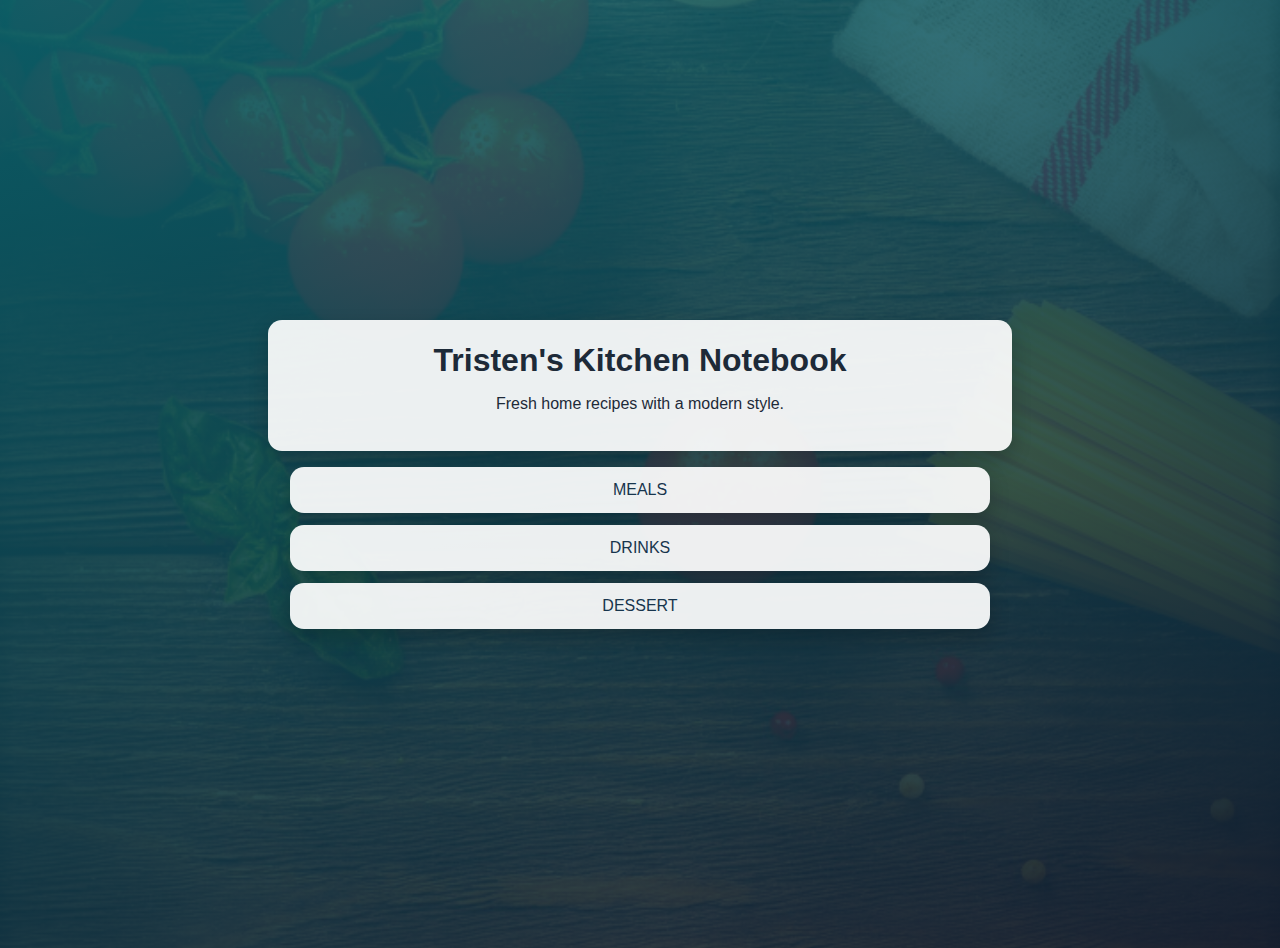
<file: index.html>
﻿<!DOCTYPE html>
<html>
<head>
    <title>Tristen's Recipe Book</title>
    <link rel="stylesheet" href="styls.css">
    <link rel="stylesheet" href="fontAwesome/css/all.css">
</head>
<body class="body-home">
    <div id="home">
        <div class="home-intro">
            <h1 class="home-title">Tristen's Kitchen Notebook</h1>
            <p class="home-subtitle">Fresh home recipes with a modern style.</p>
        </div>

        <div class="home-menu">
            <a href="meals.html" class="home-menu-item"><p>Meals</p></a>
            <a href="drinks.html" class="home-menu-item"><p>Drinks</p></a>
            <a href="desert.html" class="home-menu-item"><p>Dessert</p></a>
        </div>
    </div>
</body>
</html>
</file>
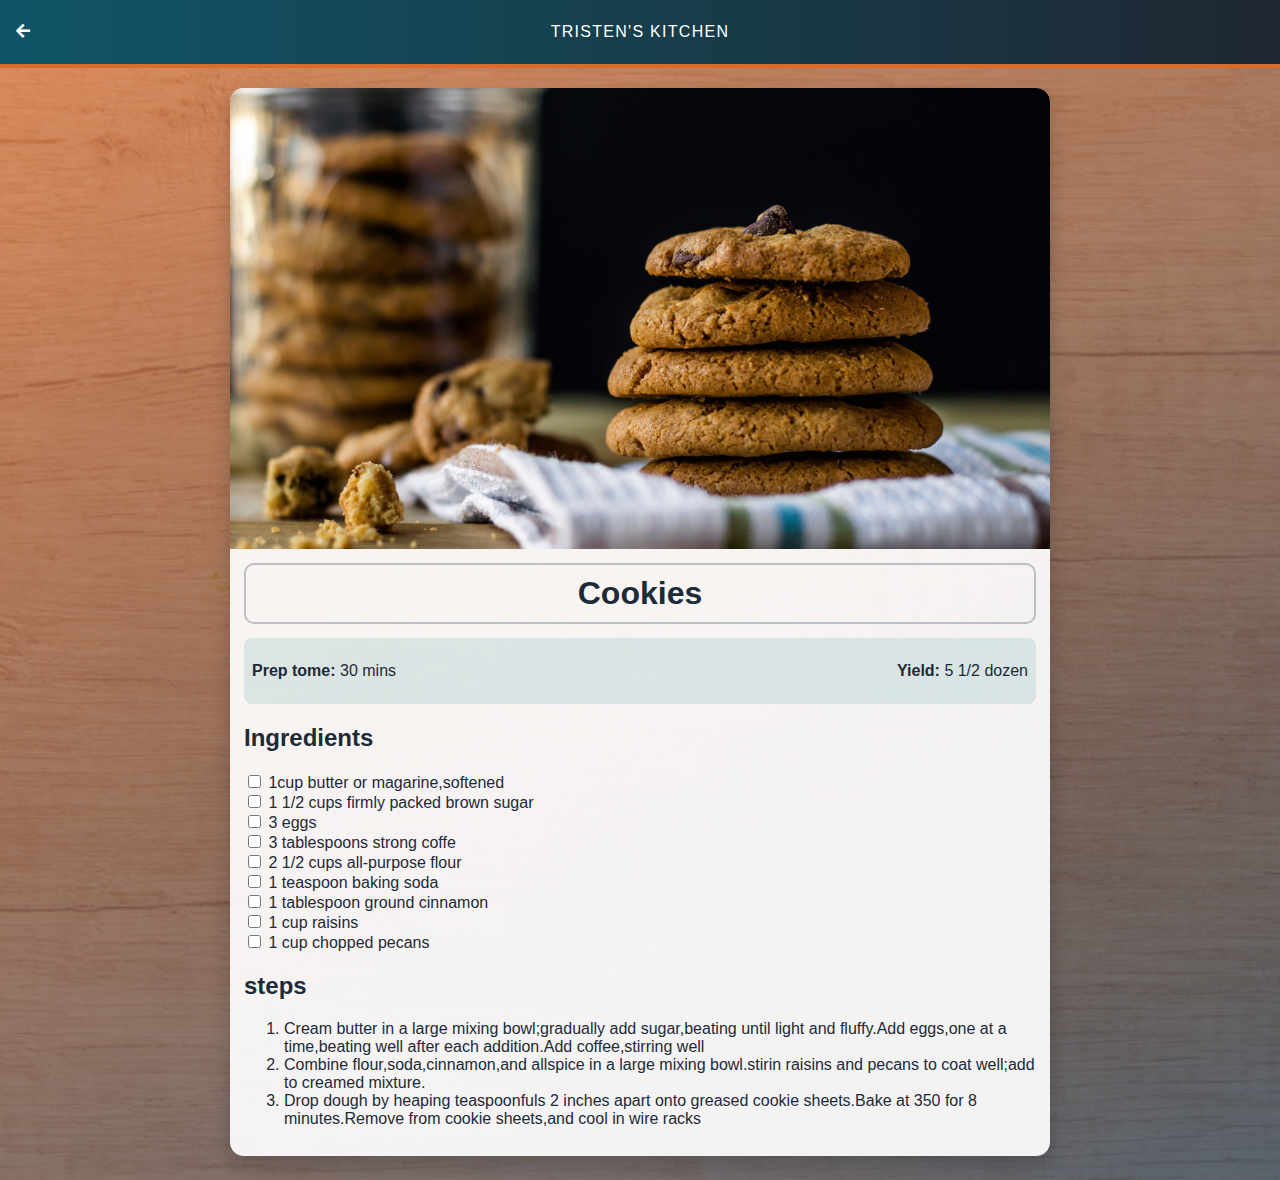
<file: cookies.html>
﻿<!DOCTYPE html>
<html>
<head>
    <title>Tristen's Recipe Book | Meals</title>
    <link rel="stylesheet" href="styls.css">
    <link rel="stylesheet" href="fontAwesome/css/all.css">
    </head>
    
    <body class="body-meals">
        
        <div class="header">
            <a href="desert.html">
            <i class="fas fa-arrow-left"></i>
            </a>
            
            <span class="header-title">Tristen's Kitchen</span>
        </div>
        
        <div id="recipe">
            
            <div class="recipe-details">
                  <img src="Images/cookies.png">
                
                <h1>Cookies</h1>
                
                <div class="recipe-details-info">
                     <p><b>Prep tome: </b> 30 mins</p>
                     <p style="float: right;"><b>Yield: </b> 5 1/2 dozen</p>
                </div>
                
                <div class="recipe-details-ingredients">
                    <h2>Ingredients</h2>
                    
                    <input id="check-01" type="checkbox">
                    <label for="check-01">1cup butter or magarine,softened</label>
                    <br>
                     <input id="check-02" type="checkbox">
                    <label for="check-02">1 1/2 cups firmly packed brown sugar</label>
                    <br>
                     <input id="check-03" type="checkbox">
                    <label for="check-03">3 eggs</label>
                    <br>
                     <input id="check-04" type="checkbox">
                    <label for="check-04">3 tablespoons strong coffe</label>
                    <br>
                     <input id="check-05" type="checkbox">
                    <label for="check-05">2 1/2 cups all-purpose flour</label>
                    <br>
                    <input id="check-06" type="checkbox">
                    <label for="check-06">1 teaspoon baking soda</label>
                    <br>
                    <input id="check-07" type="checkbox">
                    <label for="check-07">1 tablespoon ground cinnamon</label>
                    <br>
                    <input id="check-08" type="checkbox">
                    <label for="check-08">1 cup raisins</label>
                    <br>
                    <input id="check-09" type="checkbox">
                    <label for="check-09">1 cup chopped pecans</label>
                    <br>
                </div>
                
                 <div class="recipe-details-steps" >
                <h2>steps</h2>
                     
                     <ol>
                     <li>Cream butter in a large mixing bowl;gradually add sugar,beating until light and fluffy.Add eggs,one at a time,beating well after each addition.Add coffee,stirring well</li>
                     <li>Combine flour,soda,cinnamon,and allspice in a large mixing bowl.stirin raisins and pecans to coat well;add to creamed mixture.</li>
                    <li>Drop dough by heaping teaspoonfuls 2 inches apart onto greased cookie sheets.Bake at 350 for 8 minutes.Remove from cookie sheets,and cool in wire racks</li>
                     </ol>
                </div>
            </div>
            
        </div>
    </body>
</html>
</file>
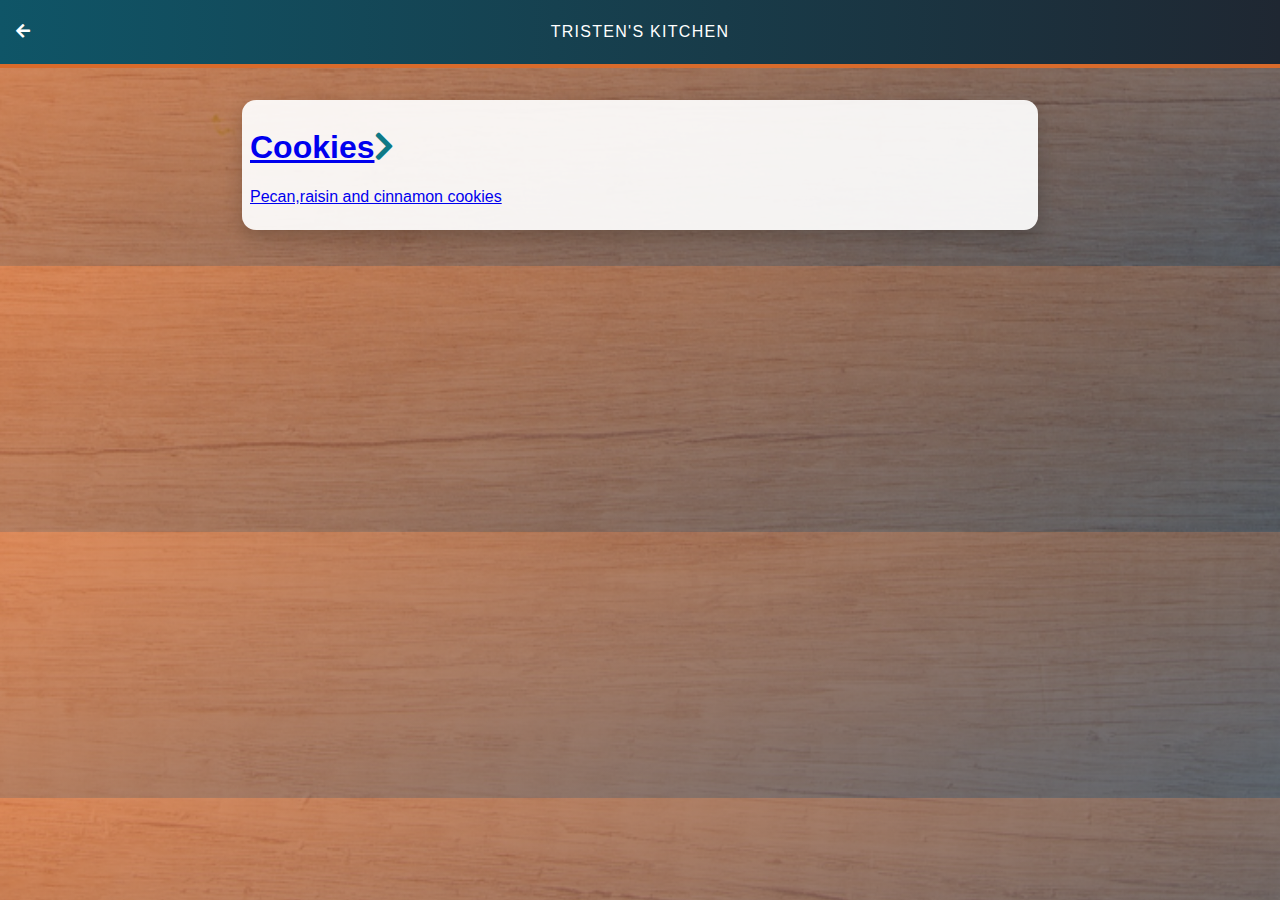
<file: desert.html>
﻿<!DOCTYPE html>
<html>
<head>
    <title>Tristen's Recipe Book | Meals</title>
    <link rel="stylesheet" href="styls.css">
    <link rel="stylesheet" href="fontAwesome/css/all.css">
    </head>
    
    <body class="body-meals">
        
        <div class="header">
            <a href="index.html">
            <i class="fas fa-arrow-left"></i>
            </a>
            
            <span class="header-title">Tristen's Kitchen</span>
        </div>
        
        <div id="meals">
            
            <div id="meals-list">
                 
                  <a href="cookies.html">
                      <div class="meals-list-item">
                         <h1>Cookies<i class="fas fa-chevron-right"></i></h1>
                          
                          <p>Pecan,raisin and cinnamon cookies</p>
                      </div>
                </a>
            </div>
            
        </div>
    </body>
</html>
</file>
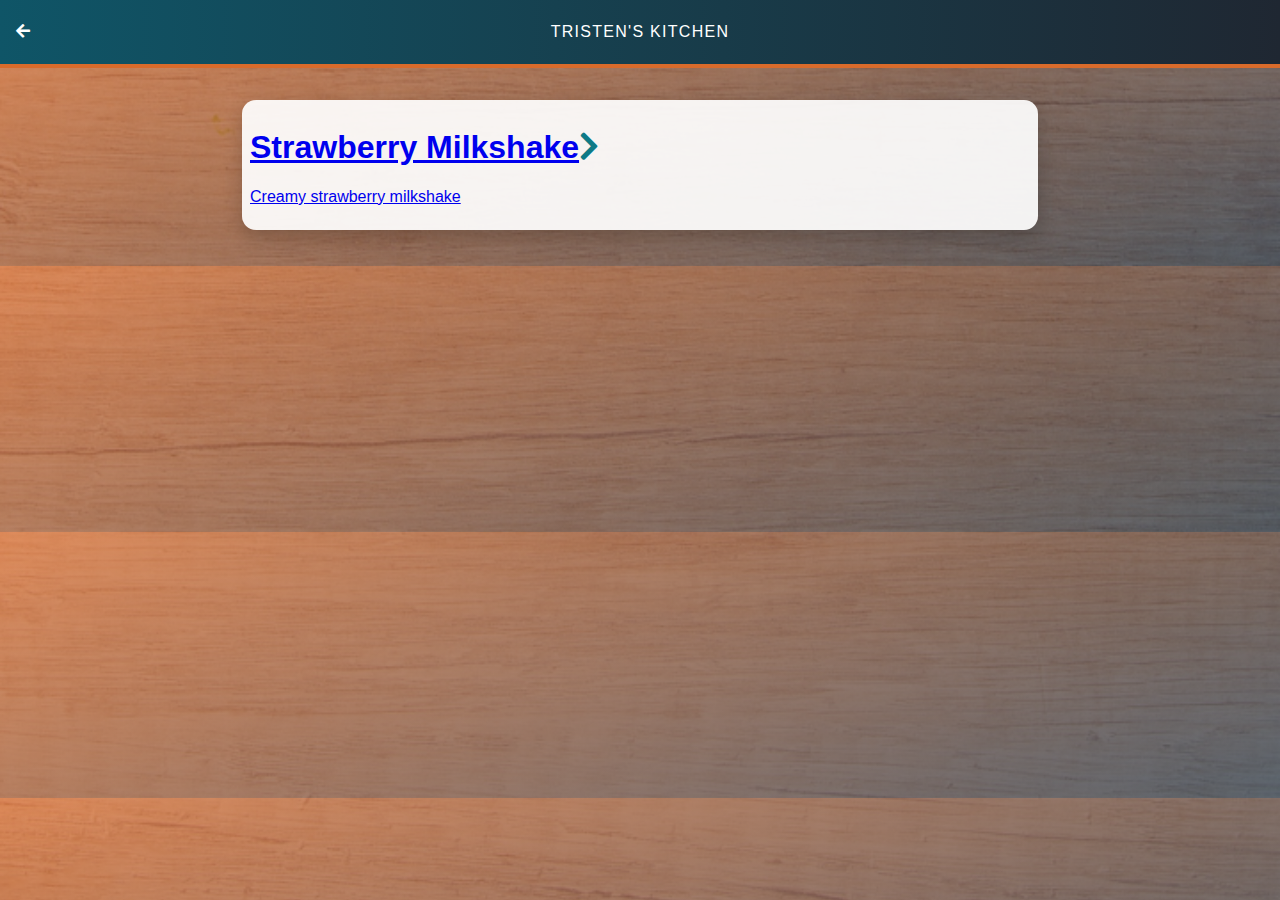
<file: drinks.html>
﻿<!DOCTYPE html>
<html>
<head>
    <title>Tristen's Recipe Book | Meals</title>
    <link rel="stylesheet" href="styls.css">
    <link rel="stylesheet" href="fontAwesome/css/all.css">
    </head>
    
    <body class="body-meals">
        
        <div class="header">
            <a href="index.html">
            <i class="fas fa-arrow-left"></i>
            </a>
            
            <span class="header-title">Tristen's Kitchen</span>
        </div>
        
        <div id="meals">
            
            <div id="meals-list">
                 
                  <a href="strawberrymilkshake.html">
                      <div class="meals-list-item">
                         <h1>Strawberry Milkshake<i class="fas fa-chevron-right"></i></h1>
                          
                          <p>Creamy strawberry milkshake</p>
                      </div>
                </a>
            </div>
            
        </div>
    </body>
</html>
</file>
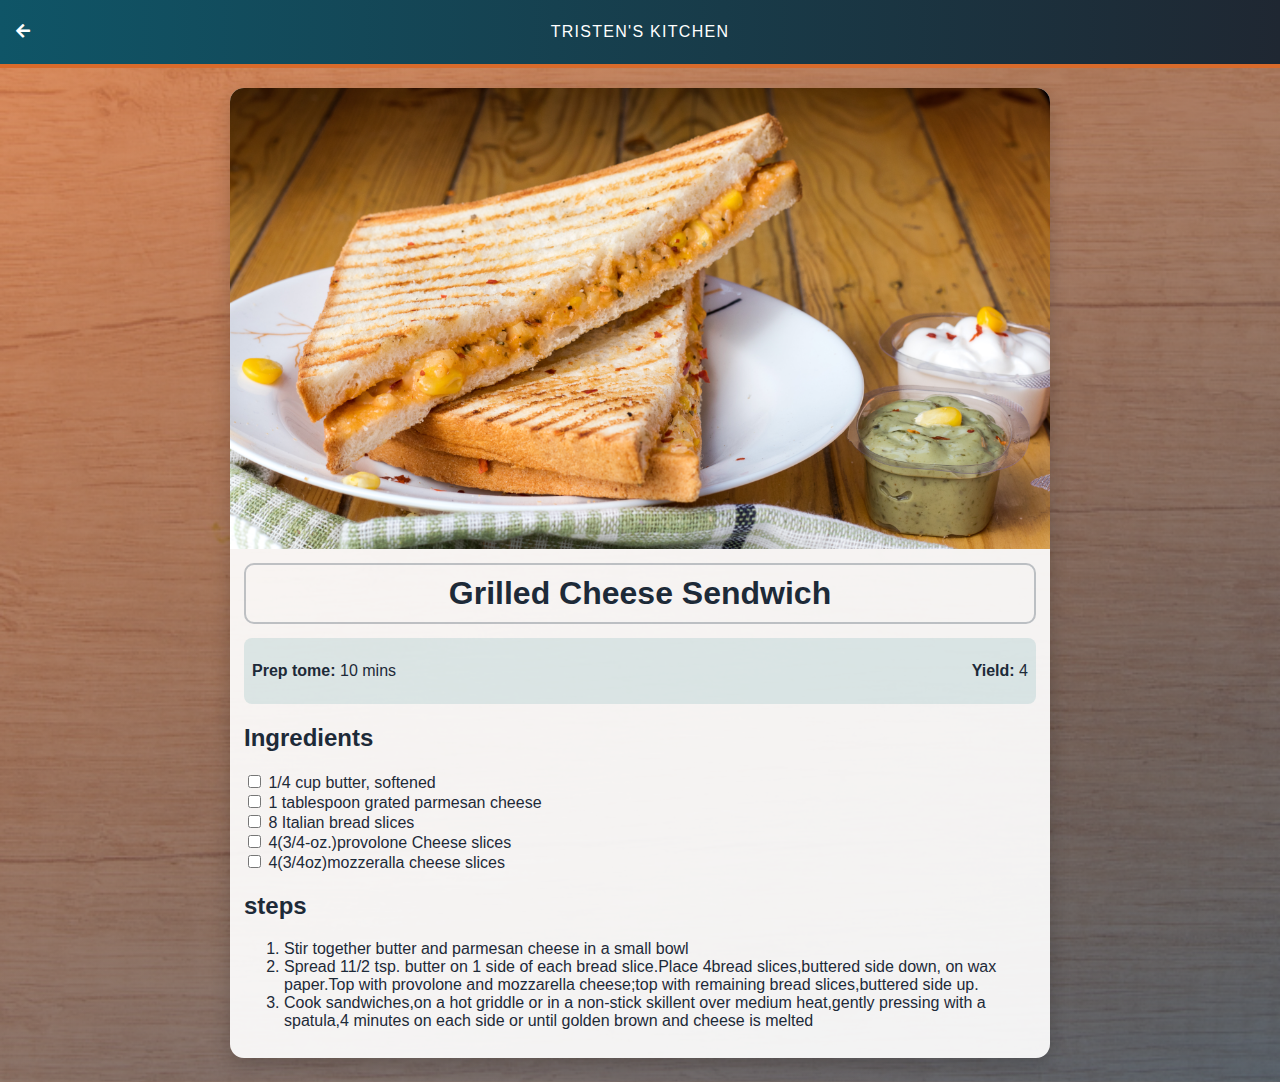
<file: grilledcheese.html>
﻿<!DOCTYPE html>
<html>
<head>
    <title>Tristen's Recipe Book | Meals</title>
    <link rel="stylesheet" href="styls.css">
    <link rel="stylesheet" href="fontAwesome/css/all.css">
    </head>
    
    <body class="body-meals">
        
        <div class="header">
            <a href="meals.html">
            <i class="fas fa-arrow-left"></i>
            </a>
            
            <span class="header-title">Tristen's Kitchen</span>
        </div>
        
        <div id="recipe">
            
            <div class="recipe-details">
                  <img src="Images/grilledCheese.png">
                
                <h1>Grilled Cheese Sendwich</h1>
                
                <div class="recipe-details-info">
                     <p><b>Prep tome: </b> 10 mins</p>
                     <p style="float: right;"><b>Yield: </b> 4</p>
                </div>
                
                <div class="recipe-details-ingredients">
                    <h2>Ingredients</h2>
                    
                    <input id="check-01" type="checkbox">
                    <label for="check-01">1/4 cup butter, softened</label>
                    <br>
                     <input id="check-02" type="checkbox">
                    <label for="check-02">1 tablespoon grated parmesan cheese</label>
                    <br>
                     <input id="check-03" type="checkbox">
                    <label for="check-03">8 Italian bread slices</label>
                    <br>
                     <input id="check-04" type="checkbox">
                    <label for="check-04">4(3/4-oz.)provolone Cheese slices</label>
                    <br>
                     <input id="check-05" type="checkbox">
                    <label for="check-05">4(3/4oz)mozzeralla cheese slices</label>
                </div>
                
                 <div class="recipe-details-steps" >
                <h2>steps</h2>
                     
                     <ol>
                     <li>Stir together butter and parmesan cheese in a small bowl</li>
                     <li>Spread 11/2 tsp. butter on 1 side of each bread slice.Place 4bread slices,buttered side down, on wax paper.Top with provolone and mozzarella cheese;top with remaining bread slices,buttered side up.</li>
                    <li>Cook sandwiches,on a hot griddle or in a non-stick skillent over medium heat,gently pressing with a spatula,4 minutes on each side or until golden brown and cheese is melted</li>
                     </ol>
                </div>
            </div>
            
        </div>
    </body>
</html>
</file>
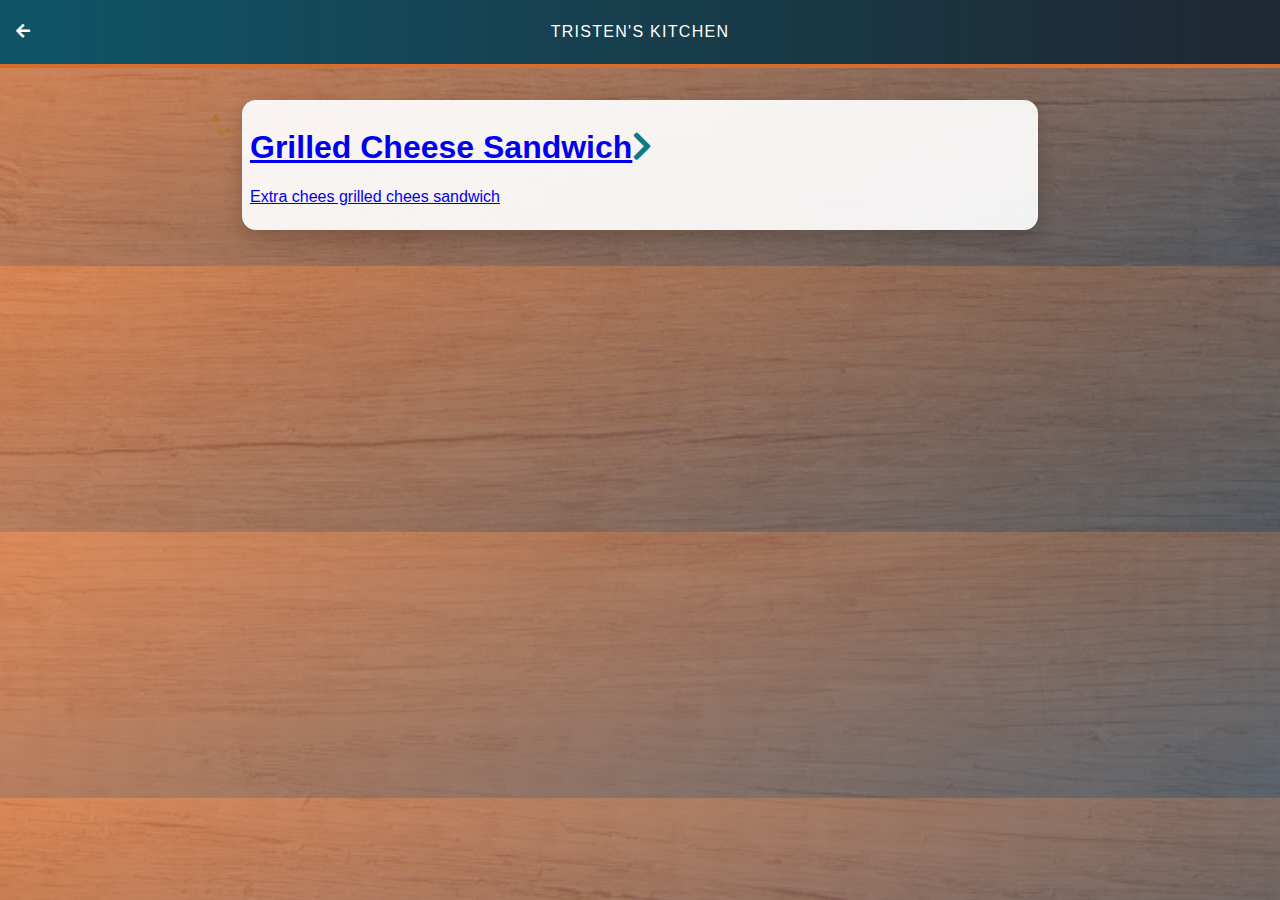
<file: meals.html>
﻿<!DOCTYPE html>
<html>
<head>
    <title>Tristen's Recipe Book | Meals</title>
    <link rel="stylesheet" href="styls.css">
    <link rel="stylesheet" href="fontAwesome/css/all.css">
    </head>
    
    <body class="body-meals">
        
        <div class="header">
            <a href="index.html">
            <i class="fas fa-arrow-left"></i>
            </a>
            
            <span class="header-title">Tristen's Kitchen</span>
        </div>
        
        <div id="meals">
            
            <div id="meals-list">
                 
                  <a href="grilledcheese.html">
                      <div class="meals-list-item">
                         <h1>Grilled Cheese Sandwich<i class="fas fa-chevron-right"></i></h1>
                          
                          <p>Extra chees grilled chees sandwich</p>
                      </div>
                </a>
            </div>
            
        </div>
    </body>
</html>
</file>
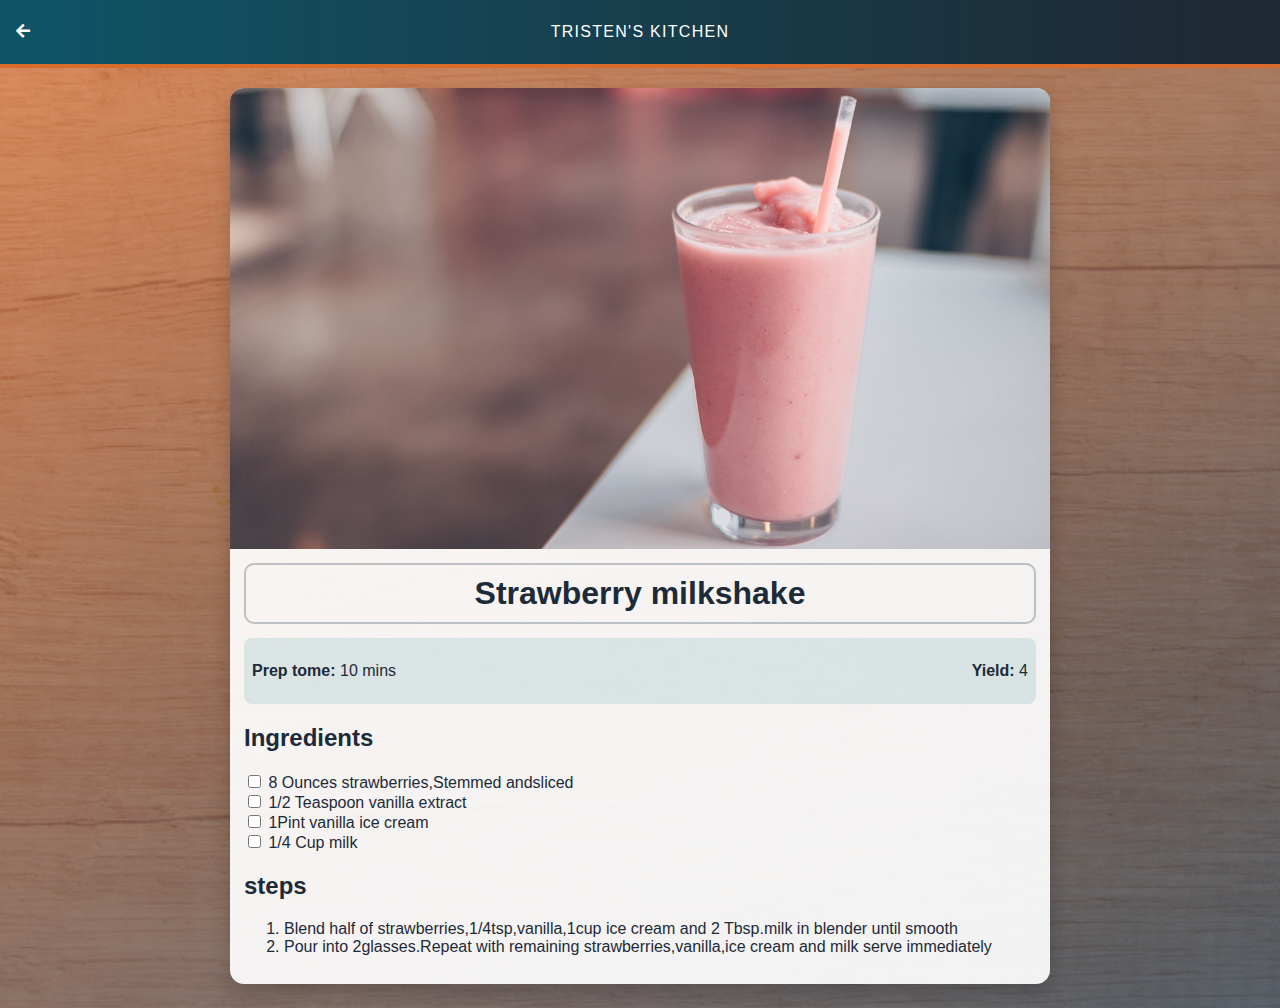
<file: strawberrymilkshake.html>
﻿<!DOCTYPE html>
<html>
<head>
    <title>Tristen's Recipe Book | Meals</title>
    <link rel="stylesheet" href="styls.css">
    <link rel="stylesheet" href="fontAwesome/css/all.css">
    </head>
    
    <body class="body-meals">
        
        <div class="header">
            <a href="drinks.html">
            <i class="fas fa-arrow-left"></i>
            </a>
            
            <span class="header-title">Tristen's Kitchen</span>
        </div>
        
        <div id="recipe">
            
            <div class="recipe-details">
                  <img src="Images/strawberryMilkshake.png">
                
                <h1>Strawberry milkshake</h1>
                
                <div class="recipe-details-info">
                     <p><b>Prep tome: </b> 10 mins</p>
                     <p style="float: right;"><b>Yield: </b> 4</p>
                </div>
                
                <div class="recipe-details-ingredients">
                    <h2>Ingredients</h2>
                    
                    <input id="check-01" type="checkbox">
                    <label for="check-01">8 Ounces strawberries,Stemmed andsliced</label>
                    <br>
                     <input id="check-02" type="checkbox">
                    <label for="check-02">1/2 Teaspoon vanilla extract</label>
                    <br>
                     <input id="check-03" type="checkbox">
                    <label for="check-03">1Pint vanilla ice cream</label>
                    <br>
                     <input id="check-04" type="checkbox">
                    <label for="check-04">1/4 Cup milk</label>
                </div>
                
                 <div class="recipe-details-steps" >
                <h2>steps</h2>
                     
                     <ol>
                     <li>Blend half of strawberries,1/4tsp,vanilla,1cup ice cream and 2 Tbsp.milk in blender until smooth</li>
                     <li>Pour into 2glasses.Repeat with remaining strawberries,vanilla,ice cream and milk serve immediately</li>
                     </ol>
                </div>
            </div>
            
        </div>
    </body>
</html>
</file>
<file: styls.css>
﻿body{margin:0;font-family:Arial,sans-serif;color:#1d2a38}.body-home,.body-meals{background-size:cover;background-position:center}.body-home{background-image:linear-gradient(160deg,rgba(14,122,134,.75),rgba(25,41,65,.7)),url("Images/background-01-port.png")}.body-meals{background-image:linear-gradient(155deg,rgba(217,107,43,.75),rgba(29,42,56,.7)),url("Images/background-02-port.png")}.header{position:fixed;top:0;width:100%;height:64px;display:flex;align-items:center;justify-content:center;background:linear-gradient(90deg,#0f5567,#1f2732);border-bottom:4px solid #d96b2b}.header a{position:absolute;left:16px;color:#fff}.header img{display:none}.header-title{color:#fff;text-transform:uppercase;letter-spacing:.08em}#home{min-height:100vh;display:flex;flex-direction:column;align-items:center;justify-content:center;gap:16px;padding:24px}.home-intro,.home-menu-item,.meals-list-item,.recipe-details{background:rgba(255,255,255,.92);border-radius:14px;box-shadow:0 8px 20px rgba(0,0,0,.2)}.home-intro{width:min(700px,92%);padding:22px;text-align:center}.home-title{margin:0}.home-menu{width:min(700px,92%);display:grid;gap:12px}.home-menu-item{text-decoration:none;display:block}.home-menu-item p{margin:0;padding:14px;text-align:center;text-transform:uppercase;color:#17354d}#meals,#recipe{width:min(820px,94%);margin:0 auto;padding:88px 0 24px}.meals-list-item{margin:12px;padding:8px}.meals-list-item i{color:#0e7a86}.recipe-details{overflow:hidden;padding-bottom:12px}.recipe-details img{width:100%;display:block}.recipe-details h1{margin:14px;padding:10px;text-align:center;border:2px solid rgba(16,35,56,.25);border-radius:10px}.recipe-details-info{display:flex;justify-content:space-between;margin:0 14px;padding:8px;border-radius:8px;background:rgba(14,122,134,.12)}.recipe-details-ingredients,.recipe-details-steps{margin:0 14px}
</file>
